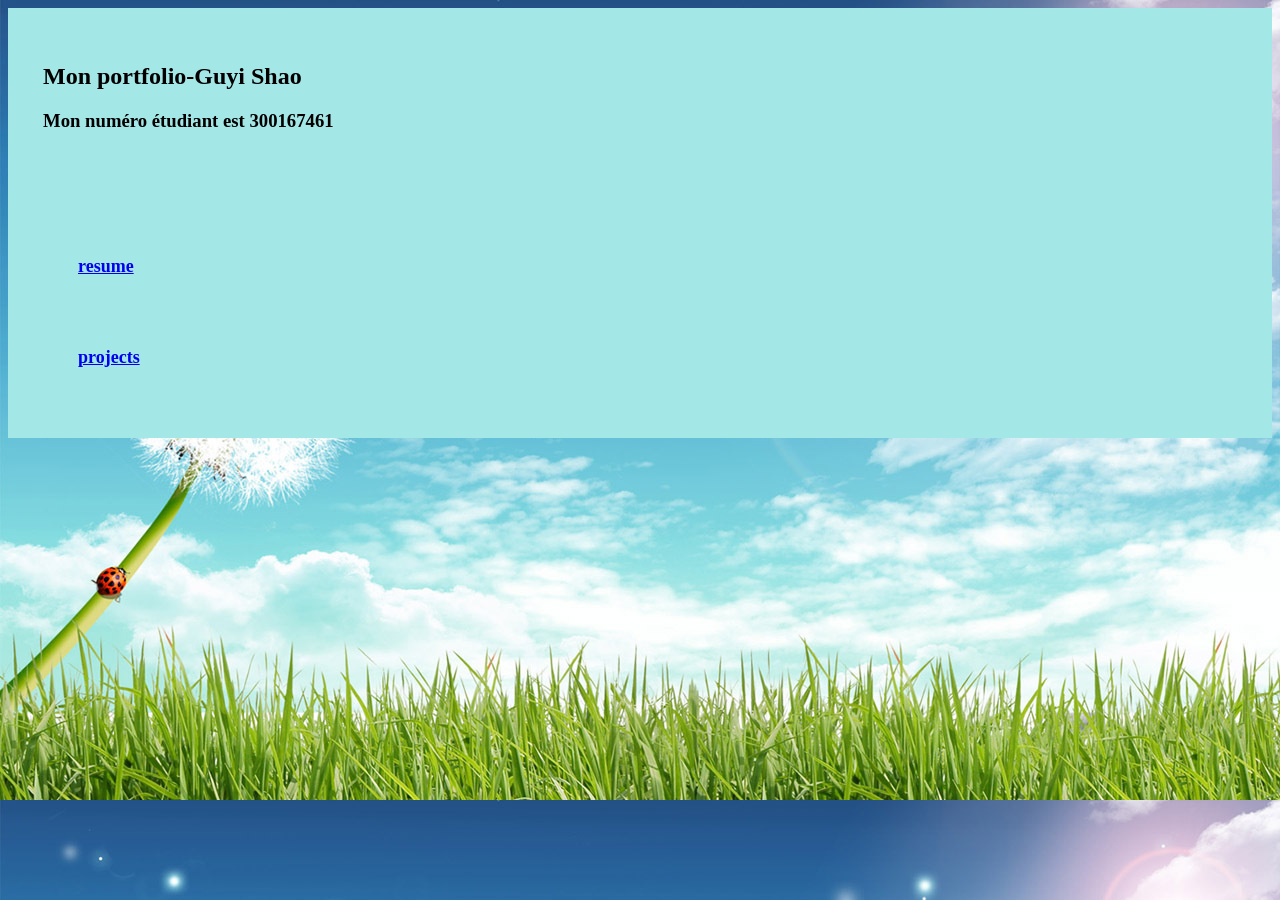
<file: Devoir2/index.html>
<!DOCTYPE html>
<html lang="en">
<head>
    <meta charset="UTF-8">
    <meta name="viewport" content="width=device-width, initial-scale=1.0">
    <title>Portfolio-Guyi Shao</title>
    <link rel="stylesheet" href="./portfolio.css">
</head>
<body>
    <nav class="navigation">
    <ul class="left corner">
        <h2>Mon portfolio-Guyi Shao</h2>
        <h3>Mon numéro étudiant est 300167461</h3>
    </ul>
    <ul class="right corner">
        <li><a href="./resume.html">resume</a></li>
        <li><a href="./projects.html">projects</a></li>
    </ul>
    </nav>
</body>
</html>
</file>
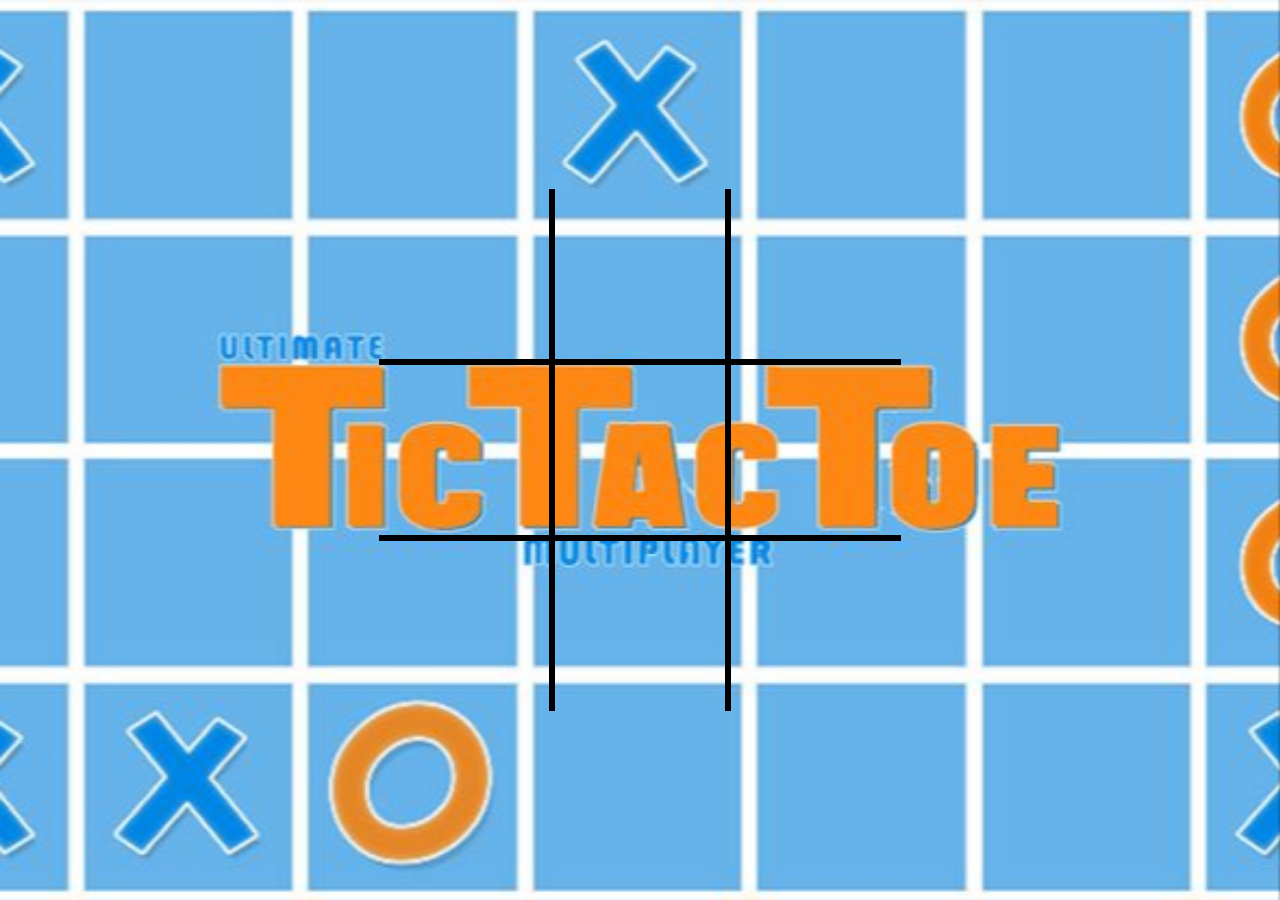
<file: Devoir2/index2.html>
<!DOCTYPE html>
<html lang="en">
    <head>
        <meta charset="UTF-8">
        <meta name="viewport" content="width=device-width, initial-scale=1.0">
        <meta http-equiv="X-UA-Compatible" content="ie=edge">
        <link rel="stylesheet" href="style2.css">
        <script src="script.js" defer></script>
        <title>Tic Tac Toe</title>
    </head>
    <body>
        <div class="background-image" style="background-image: url('./design_system/picture.jpg');"></div>
        <div class="board" id="board">
            <div class="cell" data-cell></div>
            <div class="cell" data-cell></div>
            <div class="cell" data-cell></div>
            <div class="cell" data-cell></div>
            <div class="cell" data-cell></div>
            <div class="cell" data-cell></div>
            <div class="cell" data-cell></div>
            <div class="cell" data-cell></div>
            <div class="cell" data-cell></div>
        </div>
        <div class="winning-message" id="winningMessage">
            <div data-winning-message-text></div>
            <button id="restartButton">Play Again!</button>
        </div>
    
    </body>
</html>
</file>
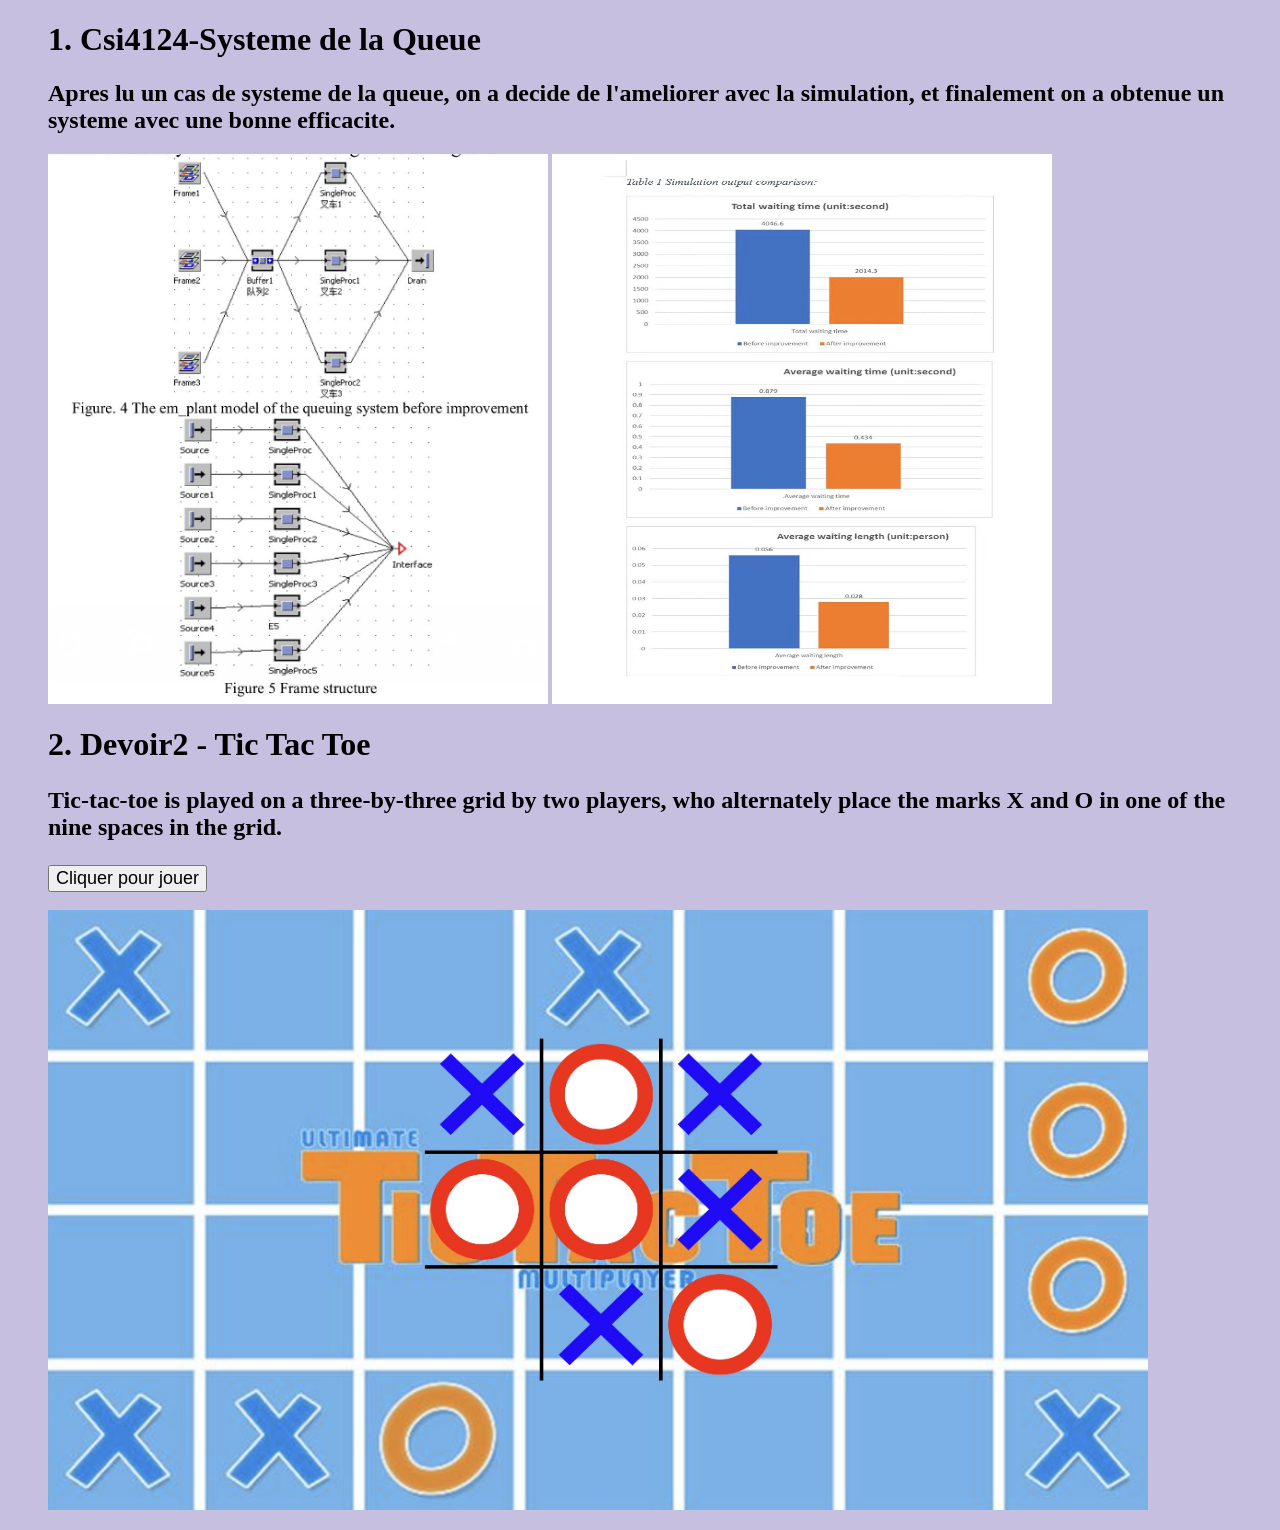
<file: Devoir2/projects.html>
<!DOCTYPE html>
<html lang="en">
<head>
    <meta charset="UTF-8">
    <meta name="viewport" content="width=device-width, initial-scale=1.0">
    <title>projects</title>
    <link rel="stylesheet" href="./projects.css">
    <link rel="stylesheet" href="./index2.html">
</head>
<body>
    <ul>
        <h1>1. Csi4124-Systeme de la Queue</h1>
        <h2>Apres lu un cas de systeme de la queue, on a decide de l'ameliorer avec la simulation, et finalement on a obtenue un systeme avec une bonne efficacite.</h2>
        <img src="./design_system/csi4124-1.png" alt="image error">
        <img src="./design_system/csi4124-2.jpg" alt="image error">
        <br>
        <br>
        <span>2. Devoir2 - Tic Tac Toe</span>
        <p>Tic-tac-toe is played on a three-by-three grid by two players, who alternately place the marks X and O in one of the nine spaces in the grid.</p>
        <a href="./index2.html"><button>Cliquer pour jouer</button></a>
        <br>
        <br>
        <img id="tictactoe" src="./design_system/tic tac toe.jpg" alt="image error">
        

    </ul>
</body>
</html>
</file>
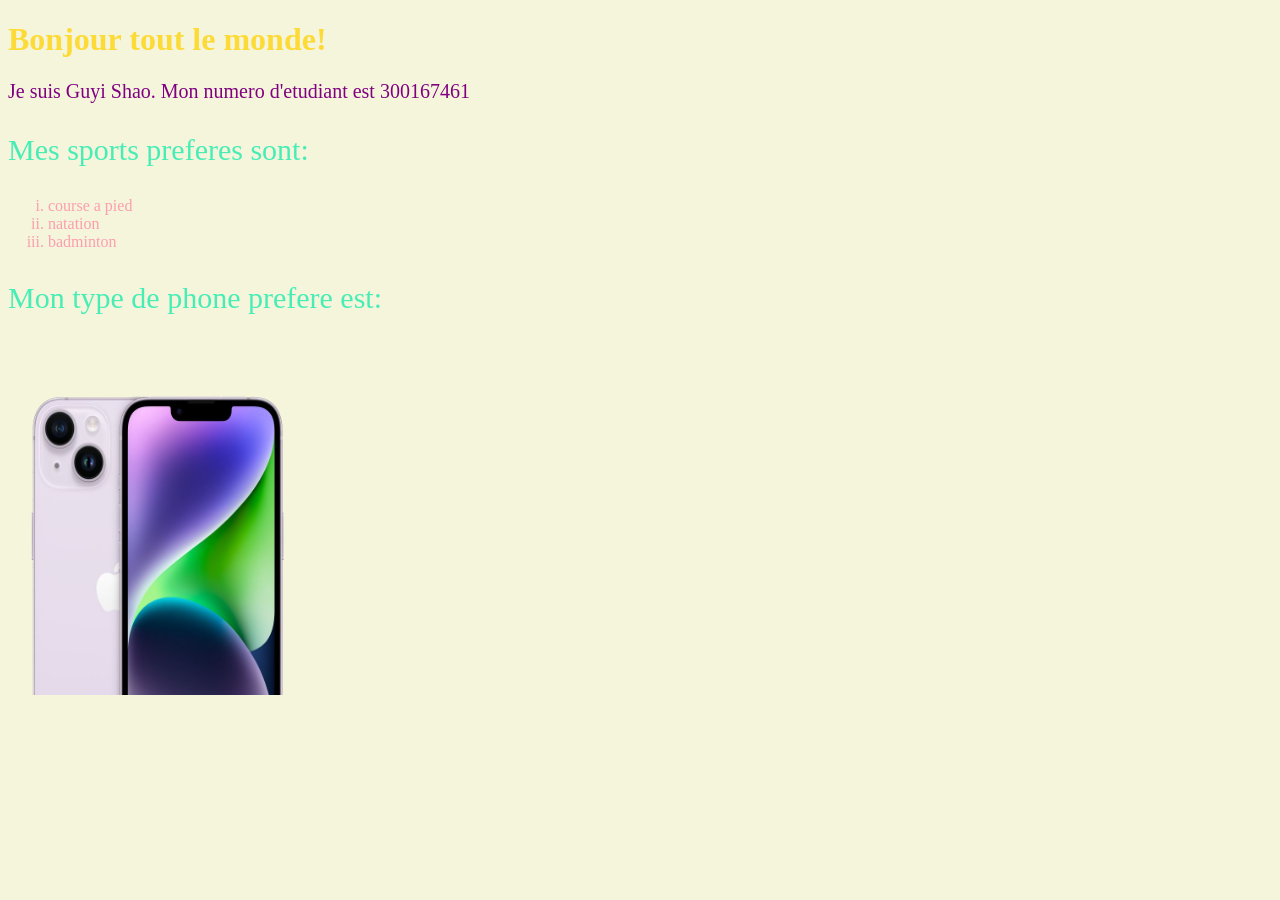
<file: Devoir2/resume.html>
<!DOCTYPE html>
<html lang="en">
<head>
    <meta charset="UTF-8">
    <meta name="viewport" content="width=device-width, initial-scale=1.0">
    <title>Guyi Shao resume</title>
    <link rel="stylesheet" href="./style.css">
</head>

<body>
    <h1>Bonjour tout le monde!</h1>
    <span>Je suis Guyi Shao.  Mon numero d'etudiant est 300167461</span>
    <p>Mes sports preferes sont:</p>
    <ol type="i">
        <li>course a pied</li>
        <li>natation</li>
        <li>badminton</li>
    </ol>
    <p>Mon type de phone prefere est:</p>
    <a href="https://www.apple.com/ca/">
        <img src="./design_system/iphone-15.png" width= 300px; height= 350px; alt="png error">
    </a>
    
</body>
</html>
</file>
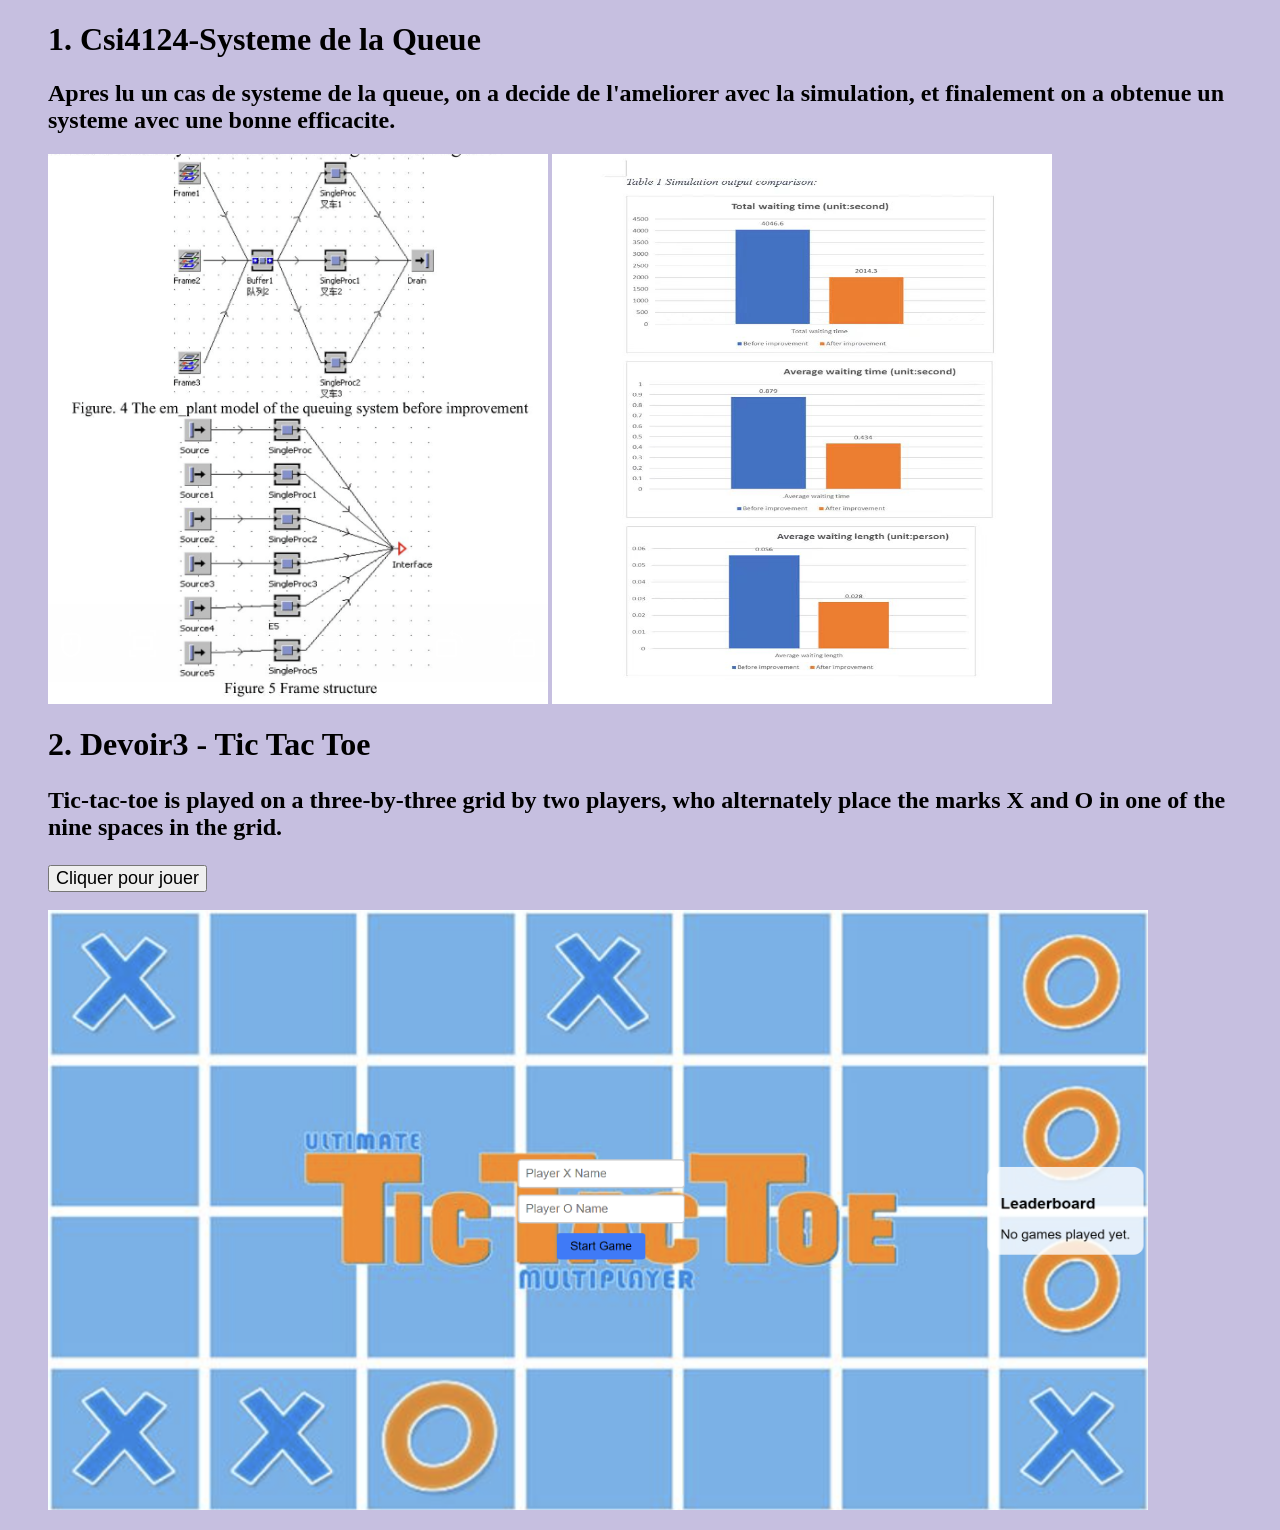
<file: Devoir3/projects.html>
<!DOCTYPE html>
<html lang="en">
<head>
    <meta charset="UTF-8">
    <meta name="viewport" content="width=device-width, initial-scale=1.0">
    <title>projects</title>
    <link rel="stylesheet" href="./projects.css">
    <link rel="stylesheet" href="./index.php">
</head>
<body>
    <ul>
        <h1>1. Csi4124-Systeme de la Queue</h1>
        <h2>Apres lu un cas de systeme de la queue, on a decide de l'ameliorer avec la simulation, et finalement on a obtenue un systeme avec une bonne efficacite.</h2>
        <img src="./design_system/csi4124-1.png" alt="image error">
        <img src="./design_system/csi4124-2.jpg" alt="image error">
        <br>
        <br>
        <span>2. Devoir3 - Tic Tac Toe</span>
        <p>Tic-tac-toe is played on a three-by-three grid by two players, who alternately place the marks X and O in one of the nine spaces in the grid.</p>
        <a href="./index.php"><button>Cliquer pour jouer</button></a>
        <br>
        <br>
        <img id="tictactoe" src="./design_system/tic tac toe.png" alt="image error">
        

    </ul>
</body>
</html>
</file>
<file: Devoir2/portfolio.css>
body{
    background-image: url("./design_system/background.jpg");
    background-size: cover;
}
.navigation{
    background-color: rgb(164, 231, 231);
}
.navigation ul{
    margin: 0;padding: 35px;
}
.navigation ul li{
    display: flex; margin: 0; padding: 35px; font-weight: bolder; font-size: large;
}
.navigation ul li:hover{
    background-color: bisque;
}
.left corner{
    float: left;
}
.right corner{
    float: right;
    display: flex;
}
</file>
<file: Devoir2/style2.css>
.background-image {
    position: fixed; 
    top: 0;
    left: 0;
    width: 100vw;
    height: 100vh;
    z-index: -1; 
    background-size: cover; 
    background-position: center; 
}

*, *::after, *::before {
    box-sizing: borderbox;
}

:root {
    --cell-size: 170px;
    --mark-size: calc(var(--cell-size) * .9);
}
 
body {
    margin: 0;
}
 
.board {
    width: 100vw;
    height: 100vh;
    display: grid;
    justify-content: center;
    align-content: center;
    justify-items: center;
    align-items: center;
    grid-template-columns: repeat(3, auto)
}
 
.cell {
    width: var(--cell-size);
    height: var(--cell-size);
    border: 3px solid black;
    display: flex;
    justify-content: center;
    align-items: center;
    position: relative;
    cursor: pointer;
}
 
.cell:first-child,
.cell:nth-child(2),
.cell:nth-child(3) {
    border-top: none;
}
 
.cell:nth-child(3n + 1) {
    border-left: none;
}
 
.cell:nth-child(3n + 3) {
    border-right: none;
}
 
.cell:last-child,
.cell:nth-child(8),
.cell:nth-child(7) {
    border-bottom: none;
}
 
.cell.x,
.cell.circle {
    cursor: not-allowed;
}
 
.cell.x::before{
    background-color: blue;
}
.cell.x::after{
    background-color: blue;
}
.cell.circle::before {
    background-color: red;
}
 
.board.x .cell:not(.x):not(.circle):hover::before,
.board.x .cell:not(.x):not(.circle):hover::after,
.board.circle .cell:not(.x):not(.circle):hover::before {
    background-color: gainsboro;
}
 
.cell.x::before,
.cell.x::after,
.board.x .cell:not(.x):not(.circle):hover::before,
.board.x .cell:not(.x):not(.circle):hover::after {
    content: '';
    position: absolute;
    width: calc(var(--mark-size) * .15);
    height: var(--mark-size);
}
 
.cell.x::before,
.board.x .cell:not(.x):not(.circle):hover::before {
    transform: rotate(45deg);
}
 
.cell.x::after,
.board.x .cell:not(.x):not(.circle):hover::after {
    transform: rotate(-45deg);
}
 
.cell.circle::before,
.cell.circle::after,
.board.circle .cell:not(.x):not(.circle):hover::before,
.board.circle .cell:not(.x):not(.circle):hover::after {
    content: '';
    position: absolute;
    border-radius: 50%;
}
 
.cell.circle::before,
.board.circle .cell:not(.x):not(.circle):hover::before {
    width: var(--mark-size);
    height: var(--mark-size);
}
 
.cell.circle::after,
.board.circle .cell:not(.x):not(.circle):hover::after {
    width: calc(var(--mark-size) * .7);
    height: calc(var(--mark-size) * .7);
    background-color: white;
}
 
.winning-message {
    display: none;
    position: fixed;
    top: 0;
    left: 0;
    right: 0;
    bottom: 0;
    background-color: greenyellow;
    justify-content: center;
    align-items: center;
    color: white;
    font-size: 5rem;
    flex-direction: column;
}
 
.winning-message button {
    font-size: 3rem;
    background-color: white;
    border: 1px solid black;
    padding: .25em .5em;
    cursor: pointer;
}
 
.winning-message button:hover {
    background-color: black;
    color: white;
    border-color: white;
}
 
.winning-message.show {
    display: flex;
}
body{
    background: #000;
}
body{
    background: #000;
}
</file>
<file: Devoir2/projects.css>
img{
    width:500px; height: 550px;
}
body{
    background-color:rgb(198, 191, 224);
}
span{
    font-size: xx-large;
    font-weight: bolder;
}
button{
    font-size: large;
}
p{
    font-size: x-large;
    font-weight: bolder;
}
#tictactoe{
    width: 1100px;
    height: 600px;
}
</file>
<file: Devoir2/style.css>
p{
    color:rgb(72, 237, 182);
    font-size: 30px;
    
}

h1{
    color: rgb(252, 219, 56);
}
span{
    color: purple;
    font-size: 20px;
}
li{
    color:rgb(252, 158, 174);
}
*{
    background-color:beige;
}
</file>
<file: Devoir3/projects.css>
img{
    width:500px; height: 550px;
}
body{
    background-color:rgb(198, 191, 224);
}
span{
    font-size: xx-large;
    font-weight: bolder;
}
button{
    font-size: large;
}
p{
    font-size: x-large;
    font-weight: bolder;
}
#tictactoe{
    width: 1100px;
    height: 600px;
}
</file>
